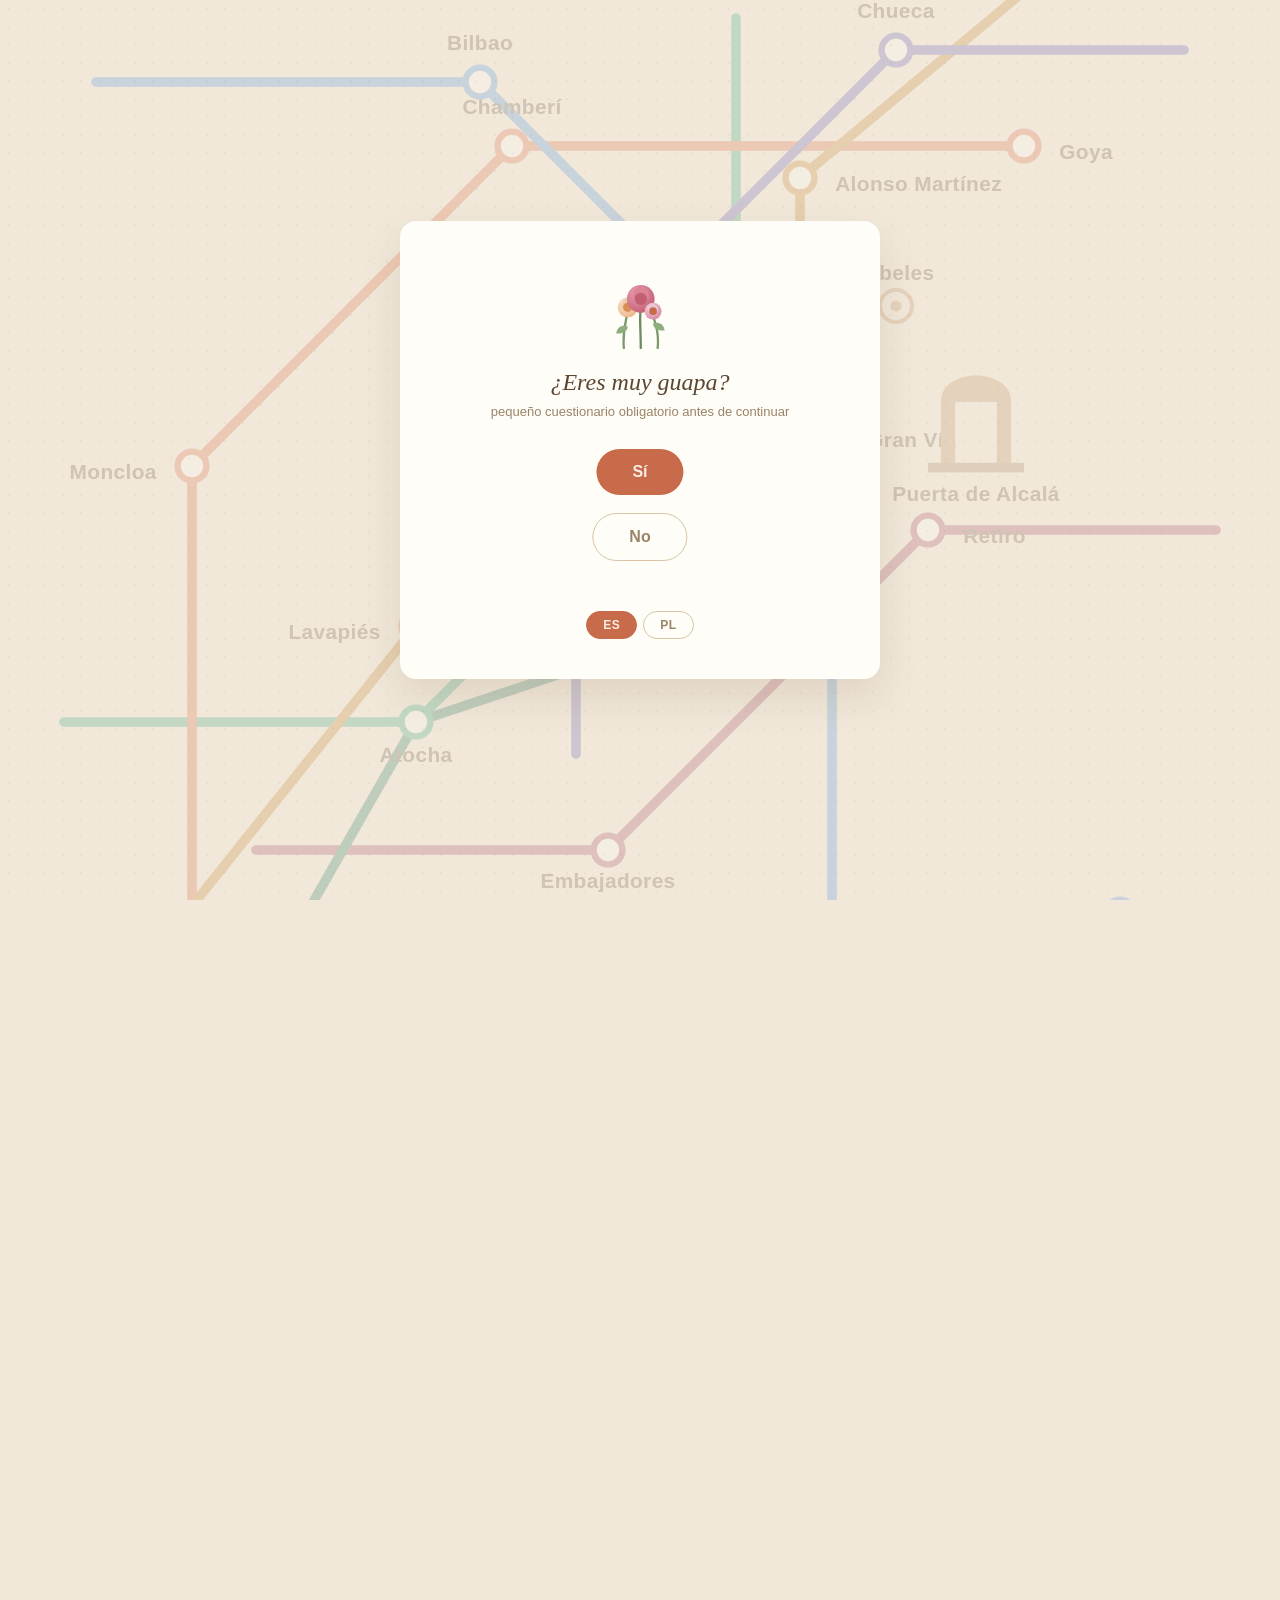
<file: index.html>
<!DOCTYPE html>
<html lang="es">
<head>
<meta charset="UTF-8">
<meta name="viewport" content="width=device-width, initial-scale=1.0">
<link rel="stylesheet" href="style.css">
<script src="script.js" defer></script>
<title>Para Kotku</title>
<body>

<div class="metro-bg">
    <svg viewBox="0 0 800 900" preserveAspectRatio="xMidYMid slice" xmlns="http://www.w3.org/2000/svg">
      <!-- metro lines -->
      <path d="M40 620 L260 620 L460 420 L460 180" stroke="#1D9E75" stroke-width="6" fill="none" stroke-linecap="round"/>
      <path d="M120 800 L120 460 L320 260 L640 260" stroke="#D85A30" stroke-width="6" fill="none" stroke-linecap="round"/>
      <path d="M60 220 L300 220 L520 440 L520 740 L700 740" stroke="#378ADD" stroke-width="6" fill="none" stroke-linecap="round"/>
      <path d="M740 80 L500 280 L500 560 L260 560 L100 760" stroke="#BA7517" stroke-width="6" fill="none" stroke-linecap="round"/>
      <path d="M760 500 L580 500 L380 700 L160 700" stroke="#993556" stroke-width="6" fill="none" stroke-linecap="round"/>
      <path d="M740 200 L560 200 L360 400 L360 640" stroke="#534AB7" stroke-width="6" fill="none" stroke-linecap="round"/>
      <path d="M180 760 L260 620 L380 580" stroke="#0F6E56" stroke-width="6" fill="none" stroke-linecap="round"/>
   
      <!-- title, like a map legend -->
      <text x="400" y="46" text-anchor="middle" class="metro-title">PLANO DE MADRID</text>
   
      <!-- stations -->
      <circle cx="260" cy="620" r="9" fill="#FFFDF8" stroke="#1D9E75" stroke-width="4"/>
      <text x="260" y="645" text-anchor="middle">Atocha</text>
   
      <circle cx="460" cy="420" r="11" fill="#FFFDF8" stroke="#2C2C2A" stroke-width="4"/>
      <text x="480" y="412" text-anchor="start">Sol</text>
   
      <circle cx="320" cy="260" r="9" fill="#FFFDF8" stroke="#D85A30" stroke-width="4"/>
      <text x="320" y="240" text-anchor="middle">Chamberí</text>
   
      <circle cx="520" cy="440" r="9" fill="#FFFDF8" stroke="#378ADD" stroke-width="4"/>
      <text x="542" y="448" text-anchor="start">Gran Vía</text>
   
      <circle cx="300" cy="220" r="9" fill="#FFFDF8" stroke="#378ADD" stroke-width="4"/>
      <text x="300" y="200" text-anchor="middle">Bilbao</text>
   
      <circle cx="500" cy="280" r="9" fill="#FFFDF8" stroke="#BA7517" stroke-width="4"/>
      <text x="522" y="288" text-anchor="start">Alonso Martínez</text>
   
      <circle cx="260" cy="560" r="9" fill="#FFFDF8" stroke="#BA7517" stroke-width="4"/>
      <text x="238" y="568" text-anchor="end">Lavapiés</text>
   
      <circle cx="580" cy="500" r="9" fill="#FFFDF8" stroke="#993556" stroke-width="4"/>
      <text x="602" y="508" text-anchor="start">Retiro</text>
   
      <circle cx="380" cy="700" r="9" fill="#FFFDF8" stroke="#993556" stroke-width="4"/>
      <text x="380" y="724" text-anchor="middle">Embajadores</text>
   
      <circle cx="560" cy="200" r="9" fill="#FFFDF8" stroke="#534AB7" stroke-width="4"/>
      <text x="560" y="180" text-anchor="middle">Chueca</text>
   
      <circle cx="360" cy="400" r="9" fill="#FFFDF8" stroke="#534AB7" stroke-width="4"/>
      <text x="338" y="392" text-anchor="end">Callao</text>
   
      <circle cx="120" cy="460" r="9" fill="#FFFDF8" stroke="#D85A30" stroke-width="4"/>
      <text x="98" y="468" text-anchor="end">Moncloa</text>
   
      <circle cx="640" cy="260" r="9" fill="#FFFDF8" stroke="#D85A30" stroke-width="4"/>
      <text x="662" y="268" text-anchor="start">Goya</text>
   
      <circle cx="700" cy="740" r="9" fill="#FFFDF8" stroke="#378ADD" stroke-width="4"/>
      <text x="700" y="764" text-anchor="middle">Delicias</text>
   
      <!-- landmark: Puerta de Alcalá, simplified arch -->
      <g transform="translate(610,420)">
        <rect x="-22" y="0" width="9" height="40" fill="#B98654"/>
        <rect x="13" y="0" width="9" height="40" fill="#B98654"/>
        <path d="M-22 0 C-22 -22 22 -22 22 0 Z" fill="#B98654"/>
        <rect x="-30" y="38" width="60" height="6" fill="#9A7148"/>
        <text x="0" y="62" text-anchor="middle">Puerta de Alcalá</text>
      </g>
   
      <!-- landmark: oso y el madroño, simplified -->
      <g transform="translate(440,500)">
        <ellipse cx="0" cy="10" rx="16" ry="11" fill="#B98654"/>
        <circle cx="-4" cy="-6" r="9" fill="#B98654"/>
        <circle cx="-12" cy="-13" r="3.2" fill="#B98654"/>
        <circle cx="3" cy="-13" r="3.2" fill="#B98654"/>
        <path d="M14 6 C24 0 26 -14 18 -20" stroke="#7C9A6E" stroke-width="3" fill="none" stroke-linecap="round"/>
        <circle cx="19" cy="-22" r="4" fill="#C76B4A"/>
        <circle cx="24" cy="-16" r="3.4" fill="#C76B4A"/>
        <text x="0" y="34" text-anchor="middle">El Oso y el Madroño</text>
      </g>
   
      <!-- landmark: small fountain dot for Cibeles -->
      <g transform="translate(560,360)">
        <circle r="10" fill="none" stroke="#B98654" stroke-width="2.5"/>
        <circle r="3.5" fill="#B98654"/>
        <text x="0" y="-16" text-anchor="middle">Cibeles</text>
      </g>
    </svg>
  </div>
  <div class="grain"></div>
   
  <div class="stage">
   
    <!-- ============ COUNTDOWN GATE ============ -->
    <div class="countdown-gate" id="countdownGate">
      <svg class="countdown-flowers" viewBox="0 0 130 110" xmlns="http://www.w3.org/2000/svg">
        <defs>
          <radialGradient id="cdPetal1" cx="35%" cy="30%" r="75%">
            <stop offset="0%" stop-color="#F8E2CE"/>
            <stop offset="100%" stop-color="#EBB888"/>
          </radialGradient>
          <radialGradient id="cdPetal2" cx="35%" cy="30%" r="75%">
            <stop offset="0%" stop-color="#E8A0B4"/>
            <stop offset="100%" stop-color="#C45F73"/>
          </radialGradient>
          <radialGradient id="cdPetal3" cx="35%" cy="30%" r="75%">
            <stop offset="0%" stop-color="#F2D2DE"/>
            <stop offset="100%" stop-color="#D88AA3"/>
          </radialGradient>
        </defs>
        <path d="M44 108 C42 86 47 73 49 60" stroke="#7C9A6E" stroke-width="3" fill="none" stroke-linecap="round"/>
        <path d="M66 108 C66 82 64 69 66 54" stroke="#6B8C5F" stroke-width="3" fill="none" stroke-linecap="round"/>
        <path d="M88 108 C90 86 84 73 80 60" stroke="#7C9A6E" stroke-width="3" fill="none" stroke-linecap="round"/>
        <path d="M49 80 C39 76 35 83 34 89 C43 90 49 86 49 80 Z" fill="#8FAE7E"/>
        <path d="M82 76 C92 73 96 79 97 85 C88 86 82 82 82 76 Z" fill="#8FAE7E"/>
        <g transform="translate(49,55)">
          <circle r="13" fill="url(#cdPetal1)"/>
          <path d="M0 -12 C6 -10 9 -5 8 1 C3 -2 -2 -4 0 -12 Z" fill="#F0C9A8"/>
          <path d="M0 -12 C-6 -10 -9 -5 -8 1 C-3 -2 2 -4 0 -12 Z" fill="#F0C9A8"/>
          <circle r="6" fill="#D98C56"/>
        </g>
        <g transform="translate(66,44)">
          <circle r="18" fill="url(#cdPetal2)"/>
          <path d="M0 -17 C8 -14 12 -7 10 1 C4 -3 -3 -6 0 -17 Z" fill="#DD8595"/>
          <path d="M0 -17 C-8 -14 -12 -7 -10 1 C-4 -3 3 -6 0 -17 Z" fill="#DD8595"/>
          <circle r="8" fill="#C45F73"/>
        </g>
        <g transform="translate(82,60)">
          <circle r="11" fill="url(#cdPetal3)"/>
          <path d="M0 -10 C5 -8 8 -4 6 1 C2 -2 -2 -3 0 -10 Z" fill="#EAC8D6"/>
          <path d="M0 -10 C-5 -8 -8 -4 -6 1 C-2 -2 2 -3 0 -10 Z" fill="#EAC8D6"/>
          <circle r="5" fill="#C76B4A"/>
        </g>
      </svg>
   
      <p class="countdown-eyebrow" data-i18n="countdownEyebrow">cuenta atrás</p>
      <p class="countdown-title" data-i18n="countdownTitle">Algo se está preparando para ti</p>
   
      <div class="countdown-grid" id="countdownGrid">
        <div class="countdown-unit">
          <div class="countdown-number" id="cdDays">00</div>
          <div class="countdown-unit-label" data-i18n="cdDaysLabel">días</div>
        </div>
        <div class="countdown-unit">
          <div class="countdown-number" id="cdHours">00</div>
          <div class="countdown-unit-label" data-i18n="cdHoursLabel">horas</div>
        </div>
        <div class="countdown-unit">
          <div class="countdown-number" id="cdMinutes">00</div>
          <div class="countdown-unit-label" data-i18n="cdMinutesLabel">min</div>
        </div>
        <div class="countdown-unit">
          <div class="countdown-number" id="cdSeconds">00</div>
          <div class="countdown-unit-label" data-i18n="cdSecondsLabel">seg</div>
        </div>
      </div>
   
      <div class="lang-toggle">
        <button class="lang-btn active" id="langEsGate" type="button">ES</button>
        <button class="lang-btn" id="langPlGate" type="button">PL</button>
      </div>
    </div>
   
    <!-- ============ QUIZ ============ -->
    <div class="quiz hidden" id="quiz">
      <svg class="quiz-flowers" viewBox="0 0 130 110" xmlns="http://www.w3.org/2000/svg">
        <defs>
          <radialGradient id="qPetal1" cx="35%" cy="30%" r="75%">
            <stop offset="0%" stop-color="#F8E2CE"/>
            <stop offset="100%" stop-color="#EBB888"/>
          </radialGradient>
          <radialGradient id="qPetal2" cx="35%" cy="30%" r="75%">
            <stop offset="0%" stop-color="#E8A0B4"/>
            <stop offset="100%" stop-color="#C45F73"/>
          </radialGradient>
          <radialGradient id="qPetal3" cx="35%" cy="30%" r="75%">
            <stop offset="0%" stop-color="#F2D2DE"/>
            <stop offset="100%" stop-color="#D88AA3"/>
          </radialGradient>
        </defs>
        <path d="M44 108 C42 86 47 73 49 60" stroke="#7C9A6E" stroke-width="3" fill="none" stroke-linecap="round"/>
        <path d="M66 108 C66 82 64 69 66 54" stroke="#6B8C5F" stroke-width="3" fill="none" stroke-linecap="round"/>
        <path d="M88 108 C90 86 84 73 80 60" stroke="#7C9A6E" stroke-width="3" fill="none" stroke-linecap="round"/>
        <path d="M49 80 C39 76 35 83 34 89 C43 90 49 86 49 80 Z" fill="#8FAE7E"/>
        <path d="M82 76 C92 73 96 79 97 85 C88 86 82 82 82 76 Z" fill="#8FAE7E"/>
   
        <g transform="translate(49,55)">
          <circle r="13" fill="url(#qPetal1)"/>
          <path d="M0 -12 C6 -10 9 -5 8 1 C3 -2 -2 -4 0 -12 Z" fill="#F0C9A8"/>
          <path d="M0 -12 C-6 -10 -9 -5 -8 1 C-3 -2 2 -4 0 -12 Z" fill="#F0C9A8"/>
          <circle r="6" fill="#D98C56"/>
        </g>
        <g transform="translate(66,44)">
          <circle r="18" fill="url(#qPetal2)"/>
          <path d="M0 -17 C8 -14 12 -7 10 1 C4 -3 -3 -6 0 -17 Z" fill="#DD8595"/>
          <path d="M0 -17 C-8 -14 -12 -7 -10 1 C-4 -3 3 -6 0 -17 Z" fill="#DD8595"/>
          <circle r="8" fill="#C45F73"/>
        </g>
        <g transform="translate(82,60)">
          <circle r="11" fill="url(#qPetal3)"/>
          <path d="M0 -10 C5 -8 8 -4 6 1 C2 -2 -2 -3 0 -10 Z" fill="#EAC8D6"/>
          <path d="M0 -10 C-5 -8 -8 -4 -6 1 C-2 -2 2 -3 0 -10 Z" fill="#EAC8D6"/>
          <circle r="5" fill="#C76B4A"/>
        </g>
      </svg>
   
      <p class="quiz-question" data-i18n="quizQuestion">¿Eres muy guapa?</p>
      <p class="quiz-sub" data-i18n="quizSub">pequeño cuestionario obligatorio antes de continuar</p>
   
      <div class="quiz-buttons" id="quizButtons">
        <button class="quiz-btn btn-yes" id="btnYes" data-i18n="yes">Sí</button>
        <button class="quiz-btn btn-no" id="btnNo" data-i18n="no">No</button>
      </div>
   
      <div class="lang-toggle">
        <button class="lang-btn active" id="langEsQuiz" type="button">ES</button>
        <button class="lang-btn" id="langPlQuiz" type="button">PL</button>
      </div>
    </div>
   
    <!-- ============ ENVELOPE + CARD ============ -->
    <div class="envelope-screen hidden" id="envelopeScreen">
      <p class="hint" id="hint" data-i18n="hint">toca el sobre</p>
   
      <div class="envelope-wrap" id="envelope">
        <span class="stamp" data-i18n="stamp">cumple</span>
   
        <svg class="postmark" viewBox="0 0 100 100" xmlns="http://www.w3.org/2000/svg">
          <circle cx="50" cy="50" r="46" fill="none" stroke="#5B4632" stroke-width="2"/>
          <circle cx="50" cy="50" r="38" fill="none" stroke="#5B4632" stroke-width="1.2"/>
          <path id="postmarkArcTop" d="M 16 50 A 34 34 0 0 1 84 50" fill="none"/>
          <path id="postmarkArcBottom" d="M 84 58 A 34 34 0 0 1 16 58" fill="none"/>
          <text font-size="13" font-weight="700" fill="#5B4632" letter-spacing="1.5">
            <textPath href="#postmarkArcTop" startOffset="50%" text-anchor="middle">MADRID</textPath>
          </text>
          <text font-size="9" font-weight="600" fill="#5B4632" letter-spacing="1">
            <textPath href="#postmarkArcBottom" startOffset="50%" text-anchor="middle">CORREOS</textPath>
          </text>
          <path d="M30 50 L70 50 M50 38 L50 30 M38 60 L34 66 M62 60 L66 66" stroke="#5B4632" stroke-width="1.5" stroke-linecap="round"/>
        </svg>
   
        <svg class="envelope-svg" viewBox="0 0 480 320" xmlns="http://www.w3.org/2000/svg">
          <rect x="20" y="60" width="440" height="230" rx="10" fill="#E7B98C"/>
          <polygon points="20,70 240,180 20,290" fill="#DCAB78"/>
          <polygon points="460,70 240,180 460,290" fill="#DCAB78"/>
          <polygon points="20,70 240,185 460,70 460,90 240,200 20,90" fill="#C99563" opacity="0.5"/>
   
          <g transform="translate(70,250)">
            <path d="M0 38 C-1 22 2 14 3 6" stroke="#7C9A6E" stroke-width="2.5" fill="none" stroke-linecap="round"/>
            <circle cx="3" cy="0" r="7" fill="#F0C9A8"/>
            <circle cx="3" cy="0" r="4" fill="#D98C56"/>
          </g>
          <g transform="translate(395,255)">
            <path d="M0 33 C1 18 -2 11 -3 4" stroke="#6B8C5F" stroke-width="2.5" fill="none" stroke-linecap="round"/>
            <circle cx="-3" cy="0" r="8" fill="#E3B7C9"/>
            <circle cx="-3" cy="0" r="4.5" fill="#C76B4A"/>
          </g>
          <g transform="translate(430,260)">
            <path d="M0 28 C-1 16 1 10 2 4" stroke="#7C9A6E" stroke-width="2" fill="none" stroke-linecap="round"/>
            <circle cx="2" cy="0" r="5.5" fill="#D9778C"/>
          </g>
        </svg>
   
        <div class="letter-peek"></div>
   
        <svg class="envelope-svg" style="position:absolute; top:0; left:0;" viewBox="0 0 480 320" xmlns="http://www.w3.org/2000/svg">
          <g class="flap-front" style="transform-style: preserve-3d;">
            <polygon points="20,60 240,180 460,60" fill="#F2C49B" stroke="#DCAB78" stroke-width="1.5"/>
          </g>
          <g class="seal">
            <circle cx="240" cy="168" r="24" fill="#C76B4A"/>
            <g transform="translate(240,168)">
              <circle r="9" fill="#F0C9A8"/>
              <circle cx="-7" cy="-4" r="6.5" fill="#EAC8D6"/>
              <circle cx="7" cy="-4" r="6.5" fill="#EAC8D6"/>
              <circle cx="-7" cy="5" r="6.5" fill="#EAC8D6"/>
              <circle cx="7" cy="5" r="6.5" fill="#EAC8D6"/>
              <circle r="4.5" fill="#FBEDE3"/>
            </g>
          </g>
        </svg>
      </div>
   
      <div class="card" id="card">
        <!-- realistic tied bouquet: gradients for petal depth, layered shapes -->
        <svg class="card-flowers" viewBox="0 0 380 300" xmlns="http://www.w3.org/2000/svg">
          <defs>
            <radialGradient id="peonyCenterG" cx="40%" cy="35%" r="70%">
              <stop offset="0%" stop-color="#F6DABB"/>
              <stop offset="100%" stop-color="#D8945F"/>
            </radialGradient>
            <linearGradient id="peonyPetalG1" x1="20%" y1="0%" x2="80%" y2="100%">
              <stop offset="0%" stop-color="#F7DDBE"/>
              <stop offset="100%" stop-color="#E3AC78"/>
            </linearGradient>
            <linearGradient id="peonyPetalG2" x1="20%" y1="0%" x2="80%" y2="100%">
              <stop offset="0%" stop-color="#F1C99A"/>
              <stop offset="100%" stop-color="#D89760"/>
            </linearGradient>
   
            <radialGradient id="ranunCenterG" cx="40%" cy="35%" r="70%">
              <stop offset="0%" stop-color="#EFA8B7"/>
              <stop offset="100%" stop-color="#AE4E62"/>
            </radialGradient>
            <linearGradient id="ranunPetalG1" x1="20%" y1="0%" x2="80%" y2="100%">
              <stop offset="0%" stop-color="#EFAFBD"/>
              <stop offset="100%" stop-color="#CD6E80"/>
            </linearGradient>
            <linearGradient id="ranunPetalG2" x1="20%" y1="0%" x2="80%" y2="100%">
              <stop offset="0%" stop-color="#E68FA2"/>
              <stop offset="100%" stop-color="#BD5C70"/>
            </linearGradient>
   
            <radialGradient id="roseCenterG" cx="40%" cy="35%" r="70%">
              <stop offset="0%" stop-color="#F4D8E3"/>
              <stop offset="100%" stop-color="#CB91AB"/>
            </radialGradient>
            <linearGradient id="rosePetalG1" x1="20%" y1="0%" x2="80%" y2="100%">
              <stop offset="0%" stop-color="#F2D9E2"/>
              <stop offset="100%" stop-color="#DCAEC1"/>
            </linearGradient>
            <linearGradient id="rosePetalG2" x1="20%" y1="0%" x2="80%" y2="100%">
              <stop offset="0%" stop-color="#EAC0D2"/>
              <stop offset="100%" stop-color="#D29DB4"/>
            </linearGradient>
   
            <linearGradient id="leafG" x1="0%" y1="0%" x2="100%" y2="100%">
              <stop offset="0%" stop-color="#9DBE8A"/>
              <stop offset="100%" stop-color="#74986A"/>
            </linearGradient>
   
            <!-- reusable single-petal shapes, slightly teardrop/organic, not perfect -->
            <path id="petalLg" d="M0,0 C9,-6 13,-22 6,-40 C2,-46 -2,-46 -6,-40 C-13,-22 -9,-6 0,0 Z"/>
            <path id="petalMd" d="M0,0 C7,-5 10,-17 5,-30 C2,-35 -2,-35 -5,-30 C-10,-17 -7,-5 0,0 Z"/>
            <path id="petalSm" d="M0,0 C5,-4 8,-13 4,-22 C1.5,-26 -1.5,-26 -4,-22 C-8,-13 -5,-4 0,0 Z"/>
          </defs>
   
          <!-- stems gathered toward one point (bouquet base) -->
          <path d="M190 290 L150 175" stroke="#6B8C5F" stroke-width="3" fill="none" stroke-linecap="round"/>
          <path d="M190 290 L172 168" stroke="#7C9A6E" stroke-width="3" fill="none" stroke-linecap="round"/>
          <path d="M190 290 L190 160" stroke="#6B8C5F" stroke-width="3" fill="none" stroke-linecap="round"/>
          <path d="M190 290 L208 168" stroke="#7C9A6E" stroke-width="3" fill="none" stroke-linecap="round"/>
          <path d="M190 290 L230 175" stroke="#6B8C5F" stroke-width="3" fill="none" stroke-linecap="round"/>
          <path d="M190 290 L130 190" stroke="#8FAE7E" stroke-width="2.5" fill="none" stroke-linecap="round"/>
          <path d="M190 290 L250 192" stroke="#8FAE7E" stroke-width="2.5" fill="none" stroke-linecap="round"/>
   
          <!-- ribbon tied around the stems -->
          <path d="M156 246 C156 236 224 236 224 246 C224 256 156 256 156 246 Z" fill="#C76B4A"/>
          <path d="M156 246 L142 268 L160 262 Z" fill="#B85B3B"/>
          <path d="M224 246 L238 268 L220 262 Z" fill="#B85B3B"/>
   
          <!-- leaves, naturalistic shape with gradient -->
          <path d="M150 195 C128 188 116 200 112 216 C134 220 150 210 150 195 Z" fill="url(#leafG)"/>
          <path d="M230 198 C252 191 264 203 268 219 C246 223 230 213 230 198 Z" fill="url(#leafG)"/>
          <path d="M130 205 C112 202 104 212 102 224 C118 226 130 218 130 205 Z" fill="#A4C18F"/>
          <path d="M250 207 C268 204 276 214 278 226 C262 228 250 220 250 207 Z" fill="#A4C18F"/>
          <path d="M150 195 L130 218" stroke="#6B8C5F" stroke-width="1" fill="none" opacity="0.4"/>
          <path d="M230 198 L252 220" stroke="#6B8C5F" stroke-width="1" fill="none" opacity="0.4"/>
   
          <!-- bloom 1: peony, left — many overlapping petals at slightly uneven angles -->
          <g transform="translate(150,148)">
          <g class="bloom-pop" style="animation-delay: 0.15s">
            <!-- back layer: wider petal ring, slightly irregular rotation/scale -->
            <use href="#petalLg" fill="url(#peonyPetalG1)" transform="rotate(-12) scale(0.95)"/>
            <use href="#petalLg" fill="url(#peonyPetalG1)" transform="rotate(48) scale(1.05)"/>
            <use href="#petalLg" fill="url(#peonyPetalG2)" transform="rotate(108) scale(0.92)"/>
            <use href="#petalLg" fill="url(#peonyPetalG1)" transform="rotate(167) scale(1)"/>
            <use href="#petalLg" fill="url(#peonyPetalG2)" transform="rotate(226) scale(0.97)"/>
            <use href="#petalLg" fill="url(#peonyPetalG1)" transform="rotate(287) scale(1.03)"/>
            <!-- shading where petals overlap -->
            <path d="M0 -2 C8 -10 9 -22 4 -30 C2 -22 -1 -10 0 -2 Z" fill="#C97F4D" opacity="0.18" transform="rotate(18)"/>
            <path d="M0 -2 C8 -10 9 -22 4 -30 C2 -22 -1 -10 0 -2 Z" fill="#C97F4D" opacity="0.18" transform="rotate(138)"/>
            <path d="M0 -2 C8 -10 9 -22 4 -30 C2 -22 -1 -10 0 -2 Z" fill="#C97F4D" opacity="0.18" transform="rotate(258)"/>
            <!-- inner layer, smaller petals, tighter ring -->
            <use href="#petalMd" fill="url(#peonyPetalG2)" transform="rotate(10) scale(0.9)"/>
            <use href="#petalMd" fill="url(#peonyPetalG1)" transform="rotate(78) scale(0.96)"/>
            <use href="#petalMd" fill="url(#peonyPetalG2)" transform="rotate(148) scale(0.88)"/>
            <use href="#petalMd" fill="url(#peonyPetalG1)" transform="rotate(213) scale(0.94)"/>
            <use href="#petalMd" fill="url(#peonyPetalG2)" transform="rotate(282) scale(0.9)"/>
            <!-- center -->
            <circle r="12" fill="url(#peonyCenterG)"/>
            <circle r="6.5" fill="#C77E45"/>
            <circle cx="-2" cy="-2.5" r="2.4" fill="#F7DDBE" opacity="0.7"/>
          </g>
          </g>
   
          <!-- bloom 2: ranunculus, center, the focal flower — denser ruffled petal rings -->
          <g transform="translate(190,118)">
          <g class="bloom-pop" style="animation-delay: 0.4s">
            <!-- outer ring -->
            <use href="#petalLg" fill="url(#ranunPetalG1)" transform="rotate(-8) scale(1.35)"/>
            <use href="#petalLg" fill="url(#ranunPetalG2)" transform="rotate(42) scale(1.45)"/>
            <use href="#petalLg" fill="url(#ranunPetalG1)" transform="rotate(95) scale(1.3)"/>
            <use href="#petalLg" fill="url(#ranunPetalG2)" transform="rotate(150) scale(1.4)"/>
            <use href="#petalLg" fill="url(#ranunPetalG1)" transform="rotate(202) scale(1.32)"/>
            <use href="#petalLg" fill="url(#ranunPetalG2)" transform="rotate(255) scale(1.42)"/>
            <use href="#petalLg" fill="url(#ranunPetalG1)" transform="rotate(308) scale(1.33)"/>
            <!-- overlap shading -->
            <path d="M0 -3 C11 -14 13 -30 6 -42 C3 -30 -1 -14 0 -3 Z" fill="#A8536A" opacity="0.16" transform="rotate(17) scale(1.3)"/>
            <path d="M0 -3 C11 -14 13 -30 6 -42 C3 -30 -1 -14 0 -3 Z" fill="#A8536A" opacity="0.16" transform="rotate(122) scale(1.3)"/>
            <path d="M0 -3 C11 -14 13 -30 6 -42 C3 -30 -1 -14 0 -3 Z" fill="#A8536A" opacity="0.16" transform="rotate(228) scale(1.3)"/>
            <!-- mid ring -->
            <use href="#petalMd" fill="url(#ranunPetalG2)" transform="rotate(8) scale(1.15)"/>
            <use href="#petalMd" fill="url(#ranunPetalG1)" transform="rotate(60) scale(1.05)"/>
            <use href="#petalMd" fill="url(#ranunPetalG2)" transform="rotate(112) scale(1.18)"/>
            <use href="#petalMd" fill="url(#ranunPetalG1)" transform="rotate(165) scale(1.08)"/>
            <use href="#petalMd" fill="url(#ranunPetalG2)" transform="rotate(218) scale(1.15)"/>
            <use href="#petalMd" fill="url(#ranunPetalG1)" transform="rotate(270) scale(1.1)"/>
            <use href="#petalMd" fill="url(#ranunPetalG2)" transform="rotate(322) scale(1.13)"/>
            <!-- inner ring, ruffled and tight -->
            <use href="#petalSm" fill="url(#ranunPetalG1)" transform="rotate(2) scale(1.05)"/>
            <use href="#petalSm" fill="url(#ranunPetalG2)" transform="rotate(60) scale(0.95)"/>
            <use href="#petalSm" fill="url(#ranunPetalG1)" transform="rotate(118) scale(1)"/>
            <use href="#petalSm" fill="url(#ranunPetalG2)" transform="rotate(176) scale(0.92)"/>
            <use href="#petalSm" fill="url(#ranunPetalG1)" transform="rotate(234) scale(1.02)"/>
            <use href="#petalSm" fill="url(#ranunPetalG2)" transform="rotate(292) scale(0.96)"/>
            <!-- center -->
            <circle r="9" fill="url(#ranunCenterG)"/>
            <circle r="4.5" fill="#9A3F52"/>
            <circle cx="-2.5" cy="-3" r="2.6" fill="#EFAFBD" opacity="0.7"/>
          </g>
          </g>
   
          <!-- bloom 3: spray rose, right -->
          <g transform="translate(232,150)">
          <g class="bloom-pop" style="animation-delay: 0.65s">
            <use href="#petalMd" fill="url(#rosePetalG1)" transform="rotate(-10) scale(1.05)"/>
            <use href="#petalMd" fill="url(#rosePetalG2)" transform="rotate(58) scale(1.12)"/>
            <use href="#petalMd" fill="url(#rosePetalG1)" transform="rotate(122) scale(0.98)"/>
            <use href="#petalMd" fill="url(#rosePetalG2)" transform="rotate(184) scale(1.08)"/>
            <use href="#petalMd" fill="url(#rosePetalG1)" transform="rotate(246) scale(1.02)"/>
            <use href="#petalMd" fill="url(#rosePetalG2)" transform="rotate(308) scale(1.1)"/>
            <path d="M0 -2 C7 -8 8 -18 4 -26 C2 -18 -1 -8 0 -2 Z" fill="#B97C92" opacity="0.16" transform="rotate(24)"/>
            <path d="M0 -2 C7 -8 8 -18 4 -26 C2 -18 -1 -8 0 -2 Z" fill="#B97C92" opacity="0.16" transform="rotate(150)"/>
            <use href="#petalSm" fill="url(#rosePetalG1)" transform="rotate(20) scale(0.95)"/>
            <use href="#petalSm" fill="url(#rosePetalG2)" transform="rotate(95) scale(0.9)"/>
            <use href="#petalSm" fill="url(#rosePetalG1)" transform="rotate(170) scale(0.96)"/>
            <use href="#petalSm" fill="url(#rosePetalG2)" transform="rotate(245) scale(0.88)"/>
            <use href="#petalSm" fill="url(#rosePetalG1)" transform="rotate(320) scale(0.93)"/>
            <circle r="8" fill="url(#roseCenterG)"/>
            <circle r="4" fill="#C76B4A"/>
          </g>
          </g>
   
          <!-- small filler blooms tucked in -->
          <g transform="translate(125,178)">
          <g class="bloom-pop" style="animation-delay: 0.85s">
            <use href="#petalSm" fill="url(#peonyPetalG1)" transform="rotate(-15) scale(0.7)"/>
            <use href="#petalSm" fill="url(#peonyPetalG2)" transform="rotate(60) scale(0.78)"/>
            <use href="#petalSm" fill="url(#peonyPetalG1)" transform="rotate(135) scale(0.68)"/>
            <use href="#petalSm" fill="url(#peonyPetalG2)" transform="rotate(210) scale(0.75)"/>
            <use href="#petalSm" fill="url(#peonyPetalG1)" transform="rotate(285) scale(0.7)"/>
            <circle r="6" fill="#E0AE7E"/>
            <circle r="3" fill="#D98C56"/>
          </g>
          </g>
          <g transform="translate(258,180)">
          <g class="bloom-pop" style="animation-delay: 0.95s">
            <use href="#petalSm" fill="url(#rosePetalG1)" transform="rotate(-10) scale(0.62)"/>
            <use href="#petalSm" fill="url(#rosePetalG2)" transform="rotate(65) scale(0.7)"/>
            <use href="#petalSm" fill="url(#rosePetalG1)" transform="rotate(140) scale(0.6)"/>
            <use href="#petalSm" fill="url(#rosePetalG2)" transform="rotate(215) scale(0.68)"/>
            <use href="#petalSm" fill="url(#rosePetalG1)" transform="rotate(290) scale(0.63)"/>
            <circle r="5.5" fill="#D89DB4"/>
            <circle r="2.8" fill="#C76B4A"/>
          </g>
          </g>
          <g transform="translate(178,98)">
          <g class="bloom-pop" style="animation-delay: 1.05s">
            <circle r="10" fill="#F3D6C0"/>
            <circle r="5" fill="#E0AE7E"/>
          </g>
          </g>
   
          <!-- baby's breath sprigs -->
          <circle cx="108" cy="158" r="3.5" fill="#FFFFFF" stroke="#E5DDD0" stroke-width="0.5"/>
          <circle cx="118" cy="148" r="3" fill="#FFFFFF" stroke="#E5DDD0" stroke-width="0.5"/>
          <circle cx="272" cy="160" r="3.5" fill="#FFFFFF" stroke="#E5DDD0" stroke-width="0.5"/>
          <circle cx="262" cy="148" r="3" fill="#FFFFFF" stroke="#E5DDD0" stroke-width="0.5"/>
          <circle cx="165" cy="78" r="3" fill="#FFFFFF" stroke="#E5DDD0" stroke-width="0.5"/>
          <circle cx="215" cy="76" r="3" fill="#FFFFFF" stroke="#E5DDD0" stroke-width="0.5"/>
          <circle cx="190" cy="68" r="3.5" fill="#FFFFFF" stroke="#E5DDD0" stroke-width="0.5"/>
        </svg>
   
        <p class="eyebrow" data-i18n="eyebrow">feliz cumpleaños</p>
        <h1 class="headline" data-i18n="headline">Para Kotku,<br>la guapa oficial</h1>
   
        <p class="body-text" data-i18n="body1">Sé que tener exámenes justo ese día no es el plan más épico del mundo, pero espero que aun así encuentres ratitos para disfrutarlo, que te salga todo bien y que el día tenga más cosas buenas que apuntes.</p>
        <p class="body-text" data-i18n="body2">De momento yo solo puedo darte estas flores digitales, hechas por un casi ingeniero informático con más cariño que medios. No es un ramo de verdad, pero oye, algo es algo.</p>
        <p class="body-text" data-i18n="body3">Pásalo genial hoy, guapa.</p>
   
        <div class="divider"></div>
   
        <p class="signoff" data-i18n="signoff">Feliz cumpleaños, kotku.<br>Que lo disfrutes muchísimo.</p>
   
        <div class="counter-row">
          <span class="counter-pill" data-i18n="counter">3 meses juntos · 1 cumpleaños celebrado</span>
        </div>
   
        <div class="gift-wrap">
          <p class="gift-label" data-i18n="giftLabel">y todavía hay algo más</p>
   
          <div class="gift-box" id="giftBox">
            <svg viewBox="0 0 130 130" xmlns="http://www.w3.org/2000/svg" overflow="visible">
              <rect x="20" y="62" width="90" height="58" rx="6" fill="#D9778C"/>
              <rect x="20" y="62" width="90" height="58" rx="6" fill="none" stroke="#C45F73" stroke-width="1.5"/>
              <rect x="56" y="62" width="18" height="58" fill="#C45F73"/>
   
              <g class="gift-lid">
                <rect x="14" y="46" width="102" height="20" rx="5" fill="#E08FA0"/>
                <rect x="14" y="46" width="102" height="20" rx="5" fill="none" stroke="#C45F73" stroke-width="1.5"/>
                <rect x="56" y="46" width="18" height="20" fill="#C45F73"/>
                <path d="M65 46 C40 46 40 18 58 22 C70 24 65 40 65 46 Z" fill="#C45F73"/>
                <path d="M65 46 C90 46 90 18 72 22 C60 24 65 40 65 46 Z" fill="#C45F73"/>
                <circle cx="65" cy="40" r="7" fill="#A8455A"/>
              </g>
            </svg>
          </div>
   
          <div class="voucher" id="voucher">
            <svg class="voucher-svg" viewBox="0 0 360 200" xmlns="http://www.w3.org/2000/svg">
              <defs>
                <linearGradient id="ticketBg" x1="0%" y1="0%" x2="100%" y2="100%">
                  <stop offset="0%" stop-color="#FFFDF8"/>
                  <stop offset="100%" stop-color="#FBF3E6"/>
                </linearGradient>
              </defs>
   
              <!-- main ticket body with notched edges (die-cut paper look) -->
              <path d="
                M14,8
                H346
                A8,8 0 0 1 354,16
                V40
                A14,14 0 0 0 354,68
                V132
                A14,14 0 0 0 354,160
                V184
                A8,8 0 0 1 346,192
                H14
                A8,8 0 0 1 6,184
                V160
                A14,14 0 0 0 6,132
                V68
                A14,14 0 0 0 6,40
                V16
                A8,8 0 0 1 14,8
                Z"
                fill="url(#ticketBg)" stroke="#E3D2B8" stroke-width="1.5"/>
   
              <!-- perforation line separating the stub -->
              <line x1="266" y1="14" x2="266" y2="186" stroke="#D9C3A3" stroke-width="1.5" stroke-dasharray="4,5"/>
              <circle cx="266" cy="40" r="6" fill="#F1E8DA"/>
              <circle cx="266" cy="160" r="6" fill="#F1E8DA"/>
   
              <!-- small decorative flower, top-left -->
              <g transform="translate(34,32)">
                <path d="M0 18 C-1 10 1 5 2 0" stroke="#8FAE7E" stroke-width="2" fill="none" stroke-linecap="round"/>
                <circle r="9" fill="#E3B7C9"/>
                <path d="M0 -8 C4 -7 6 -3 5 1 C2 -1 -1 -2 0 -8 Z" fill="#EAC8D6"/>
                <path d="M0 -8 C-4 -7 -6 -3 -5 1 C-2 -1 1 -2 0 -8 Z" fill="#EAC8D6"/>
                <circle r="4" fill="#C76B4A"/>
              </g>
   
              <!-- validity stamp, in the stub -->
              <g transform="translate(309,100) rotate(-10)">
                <circle r="34" fill="none" stroke="#C76B4A" stroke-width="2"/>
                <circle r="28" fill="none" stroke="#C76B4A" stroke-width="1"/>
                <path id="stampArcTop" d="M -22 6 A 22 22 0 0 1 22 6" fill="none"/>
                <path id="stampArcBottom" d="M 22 -2 A 22 22 0 0 1 -22 -2" fill="none"/>
                <text class="voucher-stamp-text">
                  <textPath href="#stampArcTop" startOffset="50%" text-anchor="middle" data-i18n="voucherStampTop">VÁLIDO</textPath>
                </text>
                <text class="voucher-stamp-text">
                  <textPath href="#stampArcBottom" startOffset="50%" text-anchor="middle" data-i18n="voucherStampBottom">SIN CADUCIDAD</textPath>
                </text>
              </g>
            </svg>
   
            <div class="voucher-text">
              <p class="voucher-eyebrow-html" data-i18n="voucherEyebrow">vale de regalo</p>
              <p class="voucher-title-html" data-i18n="voucherTitle">Una cita sorpresa</p>
              <p class="voucher-sub-html" data-i18n="voucherSub">Organizada por tu novio. Fecha, lugar y plan: secretos hasta el día. Solo prepárate para pasarlo bien.</p>
            </div>
          </div>
        </div>
   
        <div class="lang-toggle">
          <button class="lang-btn active" id="langEs" type="button">ES</button>
          <button class="lang-btn" id="langPl" type="button">PL</button>
        </div>
      </div>
    </div>
   
  </div>
   
  <div class="petal-layer" id="petalLayer"></div>

</body>
</html>
</file>
<file: style.css>
* { box-sizing: border-box; }
 
html, body {
  margin: 0;
  padding: 0;
  min-height: 100vh;
  background: #F1E8DA;
  font-family: 'Helvetica Neue', Arial, sans-serif;
  overflow-x: hidden;
}

body {
  display: flex;
  align-items: center;
  justify-content: center;
  min-height: 100vh;
  padding: 24px;
  position: relative;
}

/* metro-map style ambient background: colored lines + station dots, faint */
.metro-bg {
  position: fixed;
  inset: 0;
  z-index: 0;
  opacity: 0.22;
  pointer-events: none;
}
.metro-bg svg { width: 100%; height: 100%; }
.metro-bg text {
  font-family: 'Helvetica Neue', Arial, sans-serif;
  font-size: 13px;
  font-weight: 600;
  fill: #5B4632;
  letter-spacing: 0.02em;
}
.metro-bg .metro-title {
  font-size: 17px;
  font-weight: 700;
  letter-spacing: 0.06em;
}

.grain {
  position: fixed;
  inset: 0;
  pointer-events: none;
  background-image: radial-gradient(circle, rgba(120,90,60,0.05) 1px, transparent 1px);
  background-size: 18px 18px;
  z-index: 0;
}

.stage {
  position: relative;
  width: 100%;
  max-width: 480px;
  z-index: 1;
}

/* ============ COUNTDOWN GATE ============ */
.countdown-gate {
  background: #FFFDF8;
  border-radius: 16px;
  padding: 48px 28px 44px;
  text-align: center;
  box-shadow: 0 18px 40px rgba(120, 90, 60, 0.14);
  transition: opacity 0.6s ease, transform 0.6s ease;
}
.countdown-gate.hidden {
  opacity: 0;
  transform: scale(0.94);
  position: absolute;
  pointer-events: none;
}
.countdown-flowers {
  width: 90px;
  margin: 0 auto 22px;
  display: block;
}
.countdown-eyebrow {
  font-size: 12px;
  letter-spacing: 0.12em;
  text-transform: uppercase;
  color: #B98654;
  font-weight: 600;
  margin: 0 0 10px;
}
.countdown-title {
  font-family: Georgia, 'Times New Roman', serif;
  font-style: italic;
  font-size: 24px;
  color: #5B4632;
  margin: 0 0 28px;
}
.countdown-grid {
  display: grid;
  grid-template-columns: repeat(4, 1fr);
  gap: 10px;
  margin: 0 auto 8px;
  max-width: 360px;
}
.countdown-unit {
  background: #F1E8DA;
  border-radius: 10px;
  padding: 14px 4px;
}
.countdown-number {
  font-size: 28px;
  font-weight: 700;
  color: #C76B4A;
  line-height: 1;
  font-family: Georgia, 'Times New Roman', serif;
}
.countdown-unit-label {
  font-size: 11px;
  color: #9A8467;
  letter-spacing: 0.04em;
  margin-top: 4px;
}

/* ============ TEMP TEST BUTTON (remove before sending) ============ */
.test-skip-btn {
  position: fixed;
  bottom: 14px;
  right: 14px;
  z-index: 50;
  background: rgba(91, 70, 50, 0.35);
  color: #FFFDF8;
  border: none;
  font-size: 11px;
  letter-spacing: 0.03em;
  padding: 7px 12px;
  border-radius: 100px;
  cursor: pointer;
  font-family: inherit;
  opacity: 0.6;
  transition: opacity 0.2s ease;
}
.test-skip-btn:hover { opacity: 1; }

/* ============ LANGUAGE TOGGLE (inside card) ============ */
.lang-toggle {
  display: flex;
  justify-content: center;
  gap: 6px;
  margin: 22px 0 0;
}
.lang-btn {
  border: 1.5px solid #D9C3A3;
  background: transparent;
  color: #9A8467;
  font-size: 12px;
  font-weight: 600;
  letter-spacing: 0.04em;
  padding: 6px 16px;
  border-radius: 100px;
  cursor: pointer;
  font-family: inherit;
  transition: background 0.15s ease, color 0.15s ease, border-color 0.15s ease;
}
.lang-btn.active {
  background: #C76B4A;
  border-color: #C76B4A;
  color: #FBEDE3;
}

/* ============ QUIZ SCREEN ============ */
.quiz {
  background: #FFFDF8;
  border-radius: 16px;
  padding: 44px 28px 40px;
  text-align: center;
  box-shadow: 0 18px 40px rgba(120, 90, 60, 0.14);
  transition: opacity 0.5s ease, transform 0.5s ease;
}
.quiz.hidden {
  opacity: 0;
  transform: scale(0.94);
  position: absolute;
  pointer-events: none;
}

.quiz-flowers {
  width: 100px;
  margin: 0 auto 20px;
  display: block;
}

.quiz-question {
  font-family: Georgia, 'Times New Roman', serif;
  font-style: italic;
  font-size: 24px;
  color: #5B4632;
  margin: 0 0 8px;
}

.quiz-sub {
  font-size: 13px;
  color: #9A8467;
  margin: 0 0 30px;
}

.quiz-buttons {
  position: relative;
  height: 140px;
}

.quiz-btn {
  position: absolute;
  top: 0;
  border: none;
  border-radius: 100px;
  font-size: 16px;
  font-weight: 600;
  padding: 14px 36px;
  cursor: pointer;
  font-family: inherit;
}

.btn-yes {
  left: 50%;
  transform: translateX(-50%);
  background: #C76B4A;
  color: #FBEDE3;
  transition: transform 0.15s ease, background 0.15s ease;
  z-index: 2;
}
.btn-yes:hover {
  background: #B85B3B;
  transform: translateX(-50%) scale(1.05);
}

.btn-no {
  left: 50%;
  top: 64px;
  transform: translateX(-50%);
  background: transparent;
  color: #9A8467;
  border: 1.5px solid #D9C3A3;
  transition: left 0.12s ease, top 0.12s ease;
  z-index: 3;
}

/* ============ ENVELOPE SCREEN ============ */
.envelope-screen {
  transition: opacity 0.5s ease, transform 0.5s ease;
}
.envelope-screen.hidden {
  opacity: 0;
  transform: scale(0.94);
  position: absolute;
  pointer-events: none;
}

.hint {
  text-align: center;
  color: #8A7459;
  font-size: 14px;
  letter-spacing: 0.04em;
  margin-bottom: 28px;
  opacity: 1;
  transition: opacity 0.5s ease;
}
.hint.hidden { opacity: 0; }

.envelope-wrap {
  position: relative;
  width: 100%;
  aspect-ratio: 480 / 320;
  cursor: pointer;
  transition: opacity 0.6s ease, transform 0.6s ease;
}
.envelope-wrap.opened { cursor: default; }
.envelope-wrap.faded {
  opacity: 0;
  transform: scale(0.9);
  pointer-events: none;
}

.stamp {
  position: absolute;
  top: -14px;
  right: 6%;
  background: #C76B4A;
  color: #FBEDE3;
  font-size: 11px;
  letter-spacing: 0.06em;
  padding: 5px 10px;
  border-radius: 3px;
  transform: rotate(4deg);
  z-index: 20;
  box-shadow: 0 2px 4px rgba(0,0,0,0.12);
  font-weight: 600;
}

.postmark {
  position: absolute;
  top: 8px;
  left: 5%;
  width: 64px;
  height: 64px;
  z-index: 20;
  opacity: 0.85;
  transform: rotate(-8deg);
}

svg.envelope-svg {
  width: 100%;
  height: 100%;
  display: block;
  overflow: visible;
}

.flap-front {
  transform-origin: 240px 92px;
  transition: transform 0.7s cubic-bezier(0.34, 1.4, 0.4, 1);
}
.envelope-wrap.opened .flap-front {
  transform: rotateX(178deg);
}

.seal {
  transform-origin: 240px 168px;
  transition: opacity 0.25s ease, transform 0.25s ease;
}
.envelope-wrap.opened .seal {
  opacity: 0;
  transform: scale(0.5);
}
.envelope-wrap:not(.opened):hover .seal {
  transform: scale(1.06);
}

.letter-peek {
  position: absolute;
  left: 8%;
  right: 8%;
  bottom: 18%;
  height: 0;
  background: #FFFDF8;
  border-radius: 4px 4px 0 0;
  box-shadow: 0 -2px 10px rgba(120,90,60,0.12);
  transition: height 0.55s cubic-bezier(0.2, 0.8, 0.3, 1) 0.35s, transform 0.55s cubic-bezier(0.2,0.8,0.3,1) 0.35s;
  z-index: 5;
  overflow: hidden;
}
.envelope-wrap.opened .letter-peek {
  height: 46%;
  transform: translateY(-14%);
}

/* ============ CARD ============ */
.card {
  position: relative;
  width: 100%;
  background: #FFFDF8;
  border-radius: 14px;
  padding: 8px 28px 32px;
  box-shadow: 0 18px 40px rgba(120, 90, 60, 0.16);
  opacity: 0;
  transform: translateY(28px) scale(0.96);
  transition: opacity 0.7s ease, transform 0.7s cubic-bezier(0.2, 0.8, 0.2, 1);
  text-align: center;
  overflow: hidden;
}
.card.show {
  opacity: 1;
  transform: translateY(0) scale(1);
}

.card-flowers {
  width: 100%;
  max-width: 380px;
  display: block;
  margin: 0 auto -6px;
}

.eyebrow {
  font-size: 12px;
  letter-spacing: 0.12em;
  text-transform: uppercase;
  color: #B98654;
  margin: 0 0 10px;
  font-weight: 600;
}

.headline {
  font-family: Georgia, 'Times New Roman', serif;
  font-style: italic;
  font-size: 30px;
  line-height: 1.25;
  color: #5B4632;
  margin: 0 0 16px;
}

.body-text {
  font-size: 16px;
  line-height: 1.65;
  color: #6B5A47;
  margin: 0 0 14px;
}
.body-text:last-of-type { margin-bottom: 0; }

.signoff {
  margin-top: 22px;
  font-family: Georgia, 'Times New Roman', serif;
  font-style: italic;
  font-size: 17px;
  color: #5B4632;
}

.divider {
  width: 36px;
  height: 1px;
  background: #D9C3A3;
  margin: 22px auto;
}

.counter-row {
  display: flex;
  justify-content: center;
  gap: 10px;
  margin-top: 4px;
}
.counter-pill {
  font-size: 12px;
  color: #8A7459;
  background: #F1E8DA;
  padding: 6px 14px;
  border-radius: 100px;
  letter-spacing: 0.02em;
}

@media (max-width: 420px) {
  .headline { font-size: 25px; }
  .card { padding: 4px 20px 24px; }
  .quiz { padding: 36px 20px 32px; }
}

/* ============ GIFT BOX ============ */
.gift-wrap {
  margin-top: 26px;
  position: relative;
}
.gift-label {
  font-size: 12px;
  color: #9A8467;
  margin: 0 0 12px;
  letter-spacing: 0.02em;
}
.gift-box {
  width: 130px;
  margin: 0 auto;
  cursor: pointer;
  transition: opacity 0.5s ease, transform 0.5s ease;
}
.gift-box.opened { cursor: default; }
.gift-box.faded {
  opacity: 0;
  transform: scale(0.85);
  pointer-events: none;
}
.gift-lid {
  transform-origin: 65px 62px;
  transition: transform 0.6s cubic-bezier(0.34, 1.4, 0.4, 1);
}
.gift-box.opened .gift-lid {
  transform: translateY(-14px) rotate(-8deg);
}
.gift-box:not(.opened):hover .gift-lid {
  transform: translateY(-3px);
}

.voucher {
  margin-top: 20px;
  position: relative;
  opacity: 0;
  transform: translateY(16px) scale(0.96);
  transition: opacity 0.6s ease, transform 0.6s cubic-bezier(0.2, 0.8, 0.2, 1);
  filter: drop-shadow(0 8px 18px rgba(120, 90, 60, 0.16));
}
.voucher.show {
  opacity: 1;
  transform: translateY(0) scale(1);
}
.voucher-svg {
  width: 100%;
  max-width: 360px;
  display: block;
  margin: 0 auto;
}
.voucher-stamp-text {
  font-size: 8px;
  font-weight: 700;
  letter-spacing: 0.06em;
  fill: #C76B4A;
}
.voucher-text {
  position: absolute;
  top: 0;
  left: 50%;
  transform: translateX(-50%);
  width: 100%;
  max-width: 360px;
  height: 100%;
  padding: 30px 88px 26px 30px;
  text-align: left;
  display: flex;
  flex-direction: column;
  justify-content: center;
}
.voucher-eyebrow-html {
  font-size: 11px;
  letter-spacing: 0.12em;
  text-transform: uppercase;
  color: #C76B4A;
  font-weight: 700;
  margin: 0 0 8px;
}
.voucher-title-html {
  font-family: Georgia, 'Times New Roman', serif;
  font-style: italic;
  font-size: 21px;
  color: #5B4632;
  margin: 0 0 8px;
  line-height: 1.2;
}
.voucher-sub-html {
  font-size: 13.5px;
  color: #6B5A47;
  line-height: 1.5;
  margin: 0;
}

@media (max-width: 420px) {
  .voucher-text {
    padding: 22px 80px 18px 22px;
  }
  .voucher-title-html { font-size: 18px; }
  .voucher-sub-html { font-size: 12.5px; }
}

/* ============ FALLING PETALS ============ */
.petal-layer {
  position: fixed;
  inset: 0;
  pointer-events: none;
  z-index: 30;
  overflow: hidden;
}
.petal {
  position: absolute;
  top: -24px;
  opacity: 0;
  animation: petal-fall linear forwards;
}
@keyframes petal-fall {
  0% {
    transform: translateY(0) translateX(0) rotate(0deg);
    opacity: 0;
  }
  8% { opacity: 0.9; }
  85% { opacity: 0.85; }
  100% {
    transform: translateY(110vh) translateX(var(--drift, 30px)) rotate(var(--spin, 200deg));
    opacity: 0;
  }
}

/* ============ BLOOM-IN FOR BOUQUET ============ */
.bloom-pop {
  opacity: 0;
  transform: scale(0.3);
  transform-box: fill-box;
  transform-origin: center;
  animation: bloom-pop 0.55s cubic-bezier(0.3, 1.4, 0.4, 1) forwards;
}
@keyframes bloom-pop {
  0% { opacity: 0; transform: scale(0.3); }
  70% { opacity: 1; transform: scale(1.08); }
  100% { opacity: 1; transform: scale(1); }
}

@media (prefers-reduced-motion: reduce) {
  .flap-front, .letter-peek, .card, .envelope-wrap, .seal, .quiz, .envelope-screen {
    transition-duration: 0.01ms !important;
  }
  .petal { display: none; }
  .bloom-pop { animation: none; opacity: 1; transform: scale(1); }
}
</file>
<file: css/style.css>
* { box-sizing: border-box; }
 
html, body {
  margin: 0;
  padding: 0;
  min-height: 100vh;
  background: #F1E8DA;
  font-family: 'Helvetica Neue', Arial, sans-serif;
  overflow-x: hidden;
}

body {
  display: flex;
  align-items: center;
  justify-content: center;
  min-height: 100vh;
  padding: 24px;
  position: relative;
}

/* metro-map style ambient background: colored lines + station dots, faint */
.metro-bg {
  position: fixed;
  inset: 0;
  z-index: 0;
  opacity: 0.22;
  pointer-events: none;
}
.metro-bg svg { width: 100%; height: 100%; }
.metro-bg text {
  font-family: 'Helvetica Neue', Arial, sans-serif;
  font-size: 13px;
  font-weight: 600;
  fill: #5B4632;
  letter-spacing: 0.02em;
}
.metro-bg .metro-title {
  font-size: 17px;
  font-weight: 700;
  letter-spacing: 0.06em;
}

.grain {
  position: fixed;
  inset: 0;
  pointer-events: none;
  background-image: radial-gradient(circle, rgba(120,90,60,0.05) 1px, transparent 1px);
  background-size: 18px 18px;
  z-index: 0;
}

.stage {
  position: relative;
  width: 100%;
  max-width: 480px;
  z-index: 1;
}

/* ============ COUNTDOWN GATE ============ */
.countdown-gate {
  background: #FFFDF8;
  border-radius: 16px;
  padding: 48px 28px 44px;
  text-align: center;
  box-shadow: 0 18px 40px rgba(120, 90, 60, 0.14);
  transition: opacity 0.6s ease, transform 0.6s ease;
}
.countdown-gate.hidden {
  opacity: 0;
  transform: scale(0.94);
  position: absolute;
  pointer-events: none;
}
.countdown-flowers {
  width: 90px;
  margin: 0 auto 22px;
  display: block;
}
.countdown-eyebrow {
  font-size: 12px;
  letter-spacing: 0.12em;
  text-transform: uppercase;
  color: #B98654;
  font-weight: 600;
  margin: 0 0 10px;
}
.countdown-title {
  font-family: Georgia, 'Times New Roman', serif;
  font-style: italic;
  font-size: 24px;
  color: #5B4632;
  margin: 0 0 28px;
}
.countdown-grid {
  display: grid;
  grid-template-columns: repeat(4, 1fr);
  gap: 10px;
  margin: 0 auto 8px;
  max-width: 360px;
}
.countdown-unit {
  background: #F1E8DA;
  border-radius: 10px;
  padding: 14px 4px;
}
.countdown-number {
  font-size: 28px;
  font-weight: 700;
  color: #C76B4A;
  line-height: 1;
  font-family: Georgia, 'Times New Roman', serif;
}
.countdown-unit-label {
  font-size: 11px;
  color: #9A8467;
  letter-spacing: 0.04em;
  margin-top: 4px;
}

/* ============ TEMP TEST BUTTON (remove before sending) ============ */
.test-skip-btn {
  position: fixed;
  bottom: 14px;
  right: 14px;
  z-index: 50;
  background: rgba(91, 70, 50, 0.35);
  color: #FFFDF8;
  border: none;
  font-size: 11px;
  letter-spacing: 0.03em;
  padding: 7px 12px;
  border-radius: 100px;
  cursor: pointer;
  font-family: inherit;
  opacity: 0.6;
  transition: opacity 0.2s ease;
}
.test-skip-btn:hover { opacity: 1; }

/* ============ LANGUAGE TOGGLE (inside card) ============ */
.lang-toggle {
  display: flex;
  justify-content: center;
  gap: 6px;
  margin: 22px 0 0;
}
.lang-btn {
  border: 1.5px solid #D9C3A3;
  background: transparent;
  color: #9A8467;
  font-size: 12px;
  font-weight: 600;
  letter-spacing: 0.04em;
  padding: 6px 16px;
  border-radius: 100px;
  cursor: pointer;
  font-family: inherit;
  transition: background 0.15s ease, color 0.15s ease, border-color 0.15s ease;
}
.lang-btn.active {
  background: #C76B4A;
  border-color: #C76B4A;
  color: #FBEDE3;
}

/* ============ QUIZ SCREEN ============ */
.quiz {
  background: #FFFDF8;
  border-radius: 16px;
  padding: 44px 28px 40px;
  text-align: center;
  box-shadow: 0 18px 40px rgba(120, 90, 60, 0.14);
  transition: opacity 0.5s ease, transform 0.5s ease;
}
.quiz.hidden {
  opacity: 0;
  transform: scale(0.94);
  position: absolute;
  pointer-events: none;
}

.quiz-flowers {
  width: 100px;
  margin: 0 auto 20px;
  display: block;
}

.quiz-question {
  font-family: Georgia, 'Times New Roman', serif;
  font-style: italic;
  font-size: 24px;
  color: #5B4632;
  margin: 0 0 8px;
}

.quiz-sub {
  font-size: 13px;
  color: #9A8467;
  margin: 0 0 30px;
}

.quiz-buttons {
  position: relative;
  height: 140px;
}

.quiz-btn {
  position: absolute;
  top: 0;
  border: none;
  border-radius: 100px;
  font-size: 16px;
  font-weight: 600;
  padding: 14px 36px;
  cursor: pointer;
  font-family: inherit;
}

.btn-yes {
  left: 50%;
  transform: translateX(-50%);
  background: #C76B4A;
  color: #FBEDE3;
  transition: transform 0.15s ease, background 0.15s ease;
  z-index: 2;
}
.btn-yes:hover {
  background: #B85B3B;
  transform: translateX(-50%) scale(1.05);
}

.btn-no {
  left: 50%;
  top: 64px;
  transform: translateX(-50%);
  background: transparent;
  color: #9A8467;
  border: 1.5px solid #D9C3A3;
  transition: left 0.12s ease, top 0.12s ease;
  z-index: 3;
}

/* ============ ENVELOPE SCREEN ============ */
.envelope-screen {
  transition: opacity 0.5s ease, transform 0.5s ease;
}
.envelope-screen.hidden {
  opacity: 0;
  transform: scale(0.94);
  position: absolute;
  pointer-events: none;
}

.hint {
  text-align: center;
  color: #8A7459;
  font-size: 14px;
  letter-spacing: 0.04em;
  margin-bottom: 28px;
  opacity: 1;
  transition: opacity 0.5s ease;
}
.hint.hidden { opacity: 0; }

.envelope-wrap {
  position: relative;
  width: 100%;
  aspect-ratio: 480 / 320;
  cursor: pointer;
  transition: opacity 0.6s ease, transform 0.6s ease;
}
.envelope-wrap.opened { cursor: default; }
.envelope-wrap.faded {
  opacity: 0;
  transform: scale(0.9);
  pointer-events: none;
}

.stamp {
  position: absolute;
  top: -14px;
  right: 6%;
  background: #C76B4A;
  color: #FBEDE3;
  font-size: 11px;
  letter-spacing: 0.06em;
  padding: 5px 10px;
  border-radius: 3px;
  transform: rotate(4deg);
  z-index: 20;
  box-shadow: 0 2px 4px rgba(0,0,0,0.12);
  font-weight: 600;
}

.postmark {
  position: absolute;
  top: 8px;
  left: 5%;
  width: 64px;
  height: 64px;
  z-index: 20;
  opacity: 0.85;
  transform: rotate(-8deg);
}

svg.envelope-svg {
  width: 100%;
  height: 100%;
  display: block;
  overflow: visible;
}

.flap-front {
  transform-origin: 240px 92px;
  transition: transform 0.7s cubic-bezier(0.34, 1.4, 0.4, 1);
}
.envelope-wrap.opened .flap-front {
  transform: rotateX(178deg);
}

.seal {
  transform-origin: 240px 168px;
  transition: opacity 0.25s ease, transform 0.25s ease;
}
.envelope-wrap.opened .seal {
  opacity: 0;
  transform: scale(0.5);
}
.envelope-wrap:not(.opened):hover .seal {
  transform: scale(1.06);
}

.letter-peek {
  position: absolute;
  left: 8%;
  right: 8%;
  bottom: 18%;
  height: 0;
  background: #FFFDF8;
  border-radius: 4px 4px 0 0;
  box-shadow: 0 -2px 10px rgba(120,90,60,0.12);
  transition: height 0.55s cubic-bezier(0.2, 0.8, 0.3, 1) 0.35s, transform 0.55s cubic-bezier(0.2,0.8,0.3,1) 0.35s;
  z-index: 5;
  overflow: hidden;
}
.envelope-wrap.opened .letter-peek {
  height: 46%;
  transform: translateY(-14%);
}

/* ============ CARD ============ */
.card {
  position: relative;
  width: 100%;
  background: #FFFDF8;
  border-radius: 14px;
  padding: 8px 28px 32px;
  box-shadow: 0 18px 40px rgba(120, 90, 60, 0.16);
  opacity: 0;
  transform: translateY(28px) scale(0.96);
  transition: opacity 0.7s ease, transform 0.7s cubic-bezier(0.2, 0.8, 0.2, 1);
  text-align: center;
  overflow: hidden;
}
.card.show {
  opacity: 1;
  transform: translateY(0) scale(1);
}

.card-flowers {
  width: 100%;
  max-width: 380px;
  display: block;
  margin: 0 auto -6px;
}

.eyebrow {
  font-size: 12px;
  letter-spacing: 0.12em;
  text-transform: uppercase;
  color: #B98654;
  margin: 0 0 10px;
  font-weight: 600;
}

.headline {
  font-family: Georgia, 'Times New Roman', serif;
  font-style: italic;
  font-size: 30px;
  line-height: 1.25;
  color: #5B4632;
  margin: 0 0 16px;
}

.body-text {
  font-size: 16px;
  line-height: 1.65;
  color: #6B5A47;
  margin: 0 0 14px;
}
.body-text:last-of-type { margin-bottom: 0; }

.signoff {
  margin-top: 22px;
  font-family: Georgia, 'Times New Roman', serif;
  font-style: italic;
  font-size: 17px;
  color: #5B4632;
}

.divider {
  width: 36px;
  height: 1px;
  background: #D9C3A3;
  margin: 22px auto;
}

.counter-row {
  display: flex;
  justify-content: center;
  gap: 10px;
  margin-top: 4px;
}
.counter-pill {
  font-size: 12px;
  color: #8A7459;
  background: #F1E8DA;
  padding: 6px 14px;
  border-radius: 100px;
  letter-spacing: 0.02em;
}

@media (max-width: 420px) {
  .headline { font-size: 25px; }
  .card { padding: 4px 20px 24px; }
  .quiz { padding: 36px 20px 32px; }
}

/* ============ GIFT BOX ============ */
.gift-wrap {
  margin-top: 26px;
  position: relative;
}
.gift-label {
  font-size: 12px;
  color: #9A8467;
  margin: 0 0 12px;
  letter-spacing: 0.02em;
}
.gift-box {
  width: 130px;
  margin: 0 auto;
  cursor: pointer;
  transition: opacity 0.5s ease, transform 0.5s ease;
}
.gift-box.opened { cursor: default; }
.gift-box.faded {
  opacity: 0;
  transform: scale(0.85);
  pointer-events: none;
}
.gift-lid {
  transform-origin: 65px 62px;
  transition: transform 0.6s cubic-bezier(0.34, 1.4, 0.4, 1);
}
.gift-box.opened .gift-lid {
  transform: translateY(-14px) rotate(-8deg);
}
.gift-box:not(.opened):hover .gift-lid {
  transform: translateY(-3px);
}

.voucher {
  margin-top: 20px;
  position: relative;
  opacity: 0;
  transform: translateY(16px) scale(0.96);
  transition: opacity 0.6s ease, transform 0.6s cubic-bezier(0.2, 0.8, 0.2, 1);
  filter: drop-shadow(0 8px 18px rgba(120, 90, 60, 0.16));
}
.voucher.show {
  opacity: 1;
  transform: translateY(0) scale(1);
}
.voucher-svg {
  width: 100%;
  max-width: 360px;
  display: block;
  margin: 0 auto;
}
.voucher-stamp-text {
  font-size: 8px;
  font-weight: 700;
  letter-spacing: 0.06em;
  fill: #C76B4A;
}
.voucher-text {
  position: absolute;
  top: 0;
  left: 50%;
  transform: translateX(-50%);
  width: 100%;
  max-width: 360px;
  height: 100%;
  padding: 30px 88px 26px 30px;
  text-align: left;
  display: flex;
  flex-direction: column;
  justify-content: center;
}
.voucher-eyebrow-html {
  font-size: 11px;
  letter-spacing: 0.12em;
  text-transform: uppercase;
  color: #C76B4A;
  font-weight: 700;
  margin: 0 0 8px;
}
.voucher-title-html {
  font-family: Georgia, 'Times New Roman', serif;
  font-style: italic;
  font-size: 21px;
  color: #5B4632;
  margin: 0 0 8px;
  line-height: 1.2;
}
.voucher-sub-html {
  font-size: 13.5px;
  color: #6B5A47;
  line-height: 1.5;
  margin: 0;
}

@media (max-width: 420px) {
  .voucher-text {
    padding: 22px 80px 18px 22px;
  }
  .voucher-title-html { font-size: 18px; }
  .voucher-sub-html { font-size: 12.5px; }
}

/* ============ FALLING PETALS ============ */
.petal-layer {
  position: fixed;
  inset: 0;
  pointer-events: none;
  z-index: 30;
  overflow: hidden;
}
.petal {
  position: absolute;
  top: -24px;
  opacity: 0;
  animation: petal-fall linear forwards;
}
@keyframes petal-fall {
  0% {
    transform: translateY(0) translateX(0) rotate(0deg);
    opacity: 0;
  }
  8% { opacity: 0.9; }
  85% { opacity: 0.85; }
  100% {
    transform: translateY(110vh) translateX(var(--drift, 30px)) rotate(var(--spin, 200deg));
    opacity: 0;
  }
}

/* ============ BLOOM-IN FOR BOUQUET ============ */
.bloom-pop {
  opacity: 0;
  transform: scale(0.3);
  transform-box: fill-box;
  transform-origin: center;
  animation: bloom-pop 0.55s cubic-bezier(0.3, 1.4, 0.4, 1) forwards;
}
@keyframes bloom-pop {
  0% { opacity: 0; transform: scale(0.3); }
  70% { opacity: 1; transform: scale(1.08); }
  100% { opacity: 1; transform: scale(1); }
}

@media (prefers-reduced-motion: reduce) {
  .flap-front, .letter-peek, .card, .envelope-wrap, .seal, .quiz, .envelope-screen {
    transition-duration: 0.01ms !important;
  }
  .petal { display: none; }
  .bloom-pop { animation: none; opacity: 1; transform: scale(1); }
}
</file>
